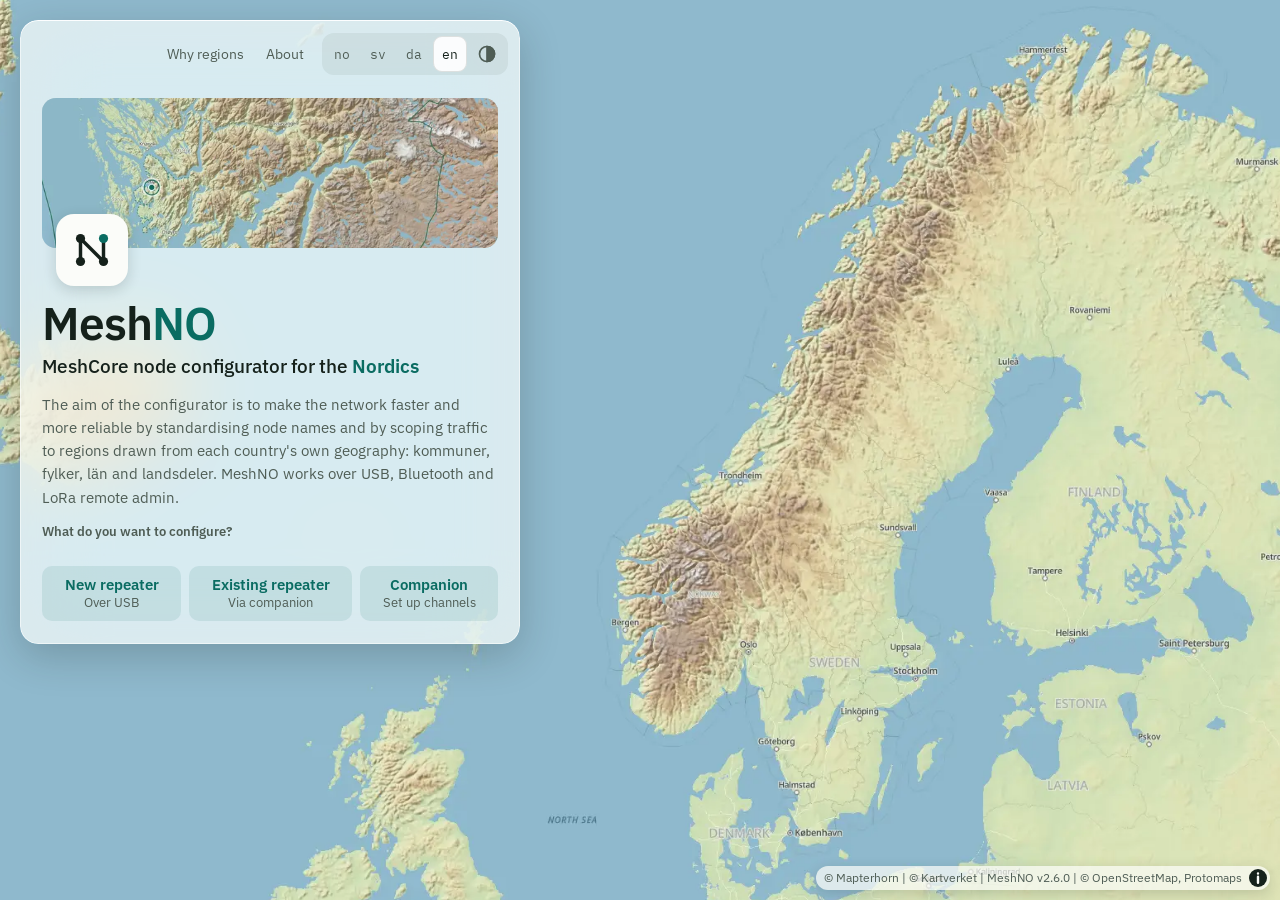
<file: index.html>
<!doctype html>
<html lang="en">
  <head>
    <meta charset="UTF-8" />
    <link rel="icon" type="image/svg+xml" href="/favicon.svg" />
    <link rel="icon" href="/favicon.ico" sizes="any" />
    <link rel="apple-touch-icon" href="/apple-touch-icon.png" />
    <meta name="viewport" content="width=device-width, initial-scale=1.0" />
    <!-- the terrain tiles (src/lib/map/style.ts) are fetched as soon as the map starts -->
    <link rel="preconnect" href="https://tiles.mapterhorn.com" crossorigin />
    <!-- the landing's picture of the map (src/lib/map/Poster.svelte), fetched
         alongside the script; the theme starts from the system's. After the
         viewport tag: before it a phone reads these media at 980 px wide -->
    <link rel="preload" as="image" href="/landing/poster-phone-light@2x.webp" media="(max-width: 720px) and (prefers-color-scheme: light)" />
    <link rel="preload" as="image" href="/landing/poster-phone-dark@2x.webp" media="(max-width: 720px) and (prefers-color-scheme: dark)" />
    <link rel="preload" as="image" imagesrcset="/landing/poster-desk-light@1x.webp 1x, /landing/poster-desk-light@2x.webp 2x" media="(min-width: 721px) and (prefers-color-scheme: light)" />
    <link rel="preload" as="image" imagesrcset="/landing/poster-desk-dark@1x.webp 1x, /landing/poster-desk-dark@2x.webp 2x" media="(min-width: 721px) and (prefers-color-scheme: dark)" />
    <title>MeshNO · MeshCore repeater setup for the Nordics</title>
    <meta name="description" content="Set up a MeshCore repeater in Norway, Sweden or Denmark: place it on the map, and send its name, regions and radio settings over USB, or update it over the mesh." />
    <!-- tools/publish.sh builds with VITE_ROBOTS=index,follow; v1 at /v1/ is noindex -->
    <meta name="robots" content="index,follow" />
    <script type="module" crossorigin src="/assets/index-BwTshAiU.js"></script>
    <link rel="stylesheet" crossorigin href="/assets/index-DBgG7y_D.css">
    <link rel="preload" as="font" type="font/woff2" href="/assets/ibm-plex-sans-latin-400-normal-CDDApCn2.woff2" crossorigin="">
    <link rel="preload" as="font" type="font/woff2" href="/assets/ibm-plex-sans-latin-600-normal-CuJfVYMP.woff2" crossorigin="">
  </head>
  <body>
    <div id="app"></div>
  </body>
</html>
</file>
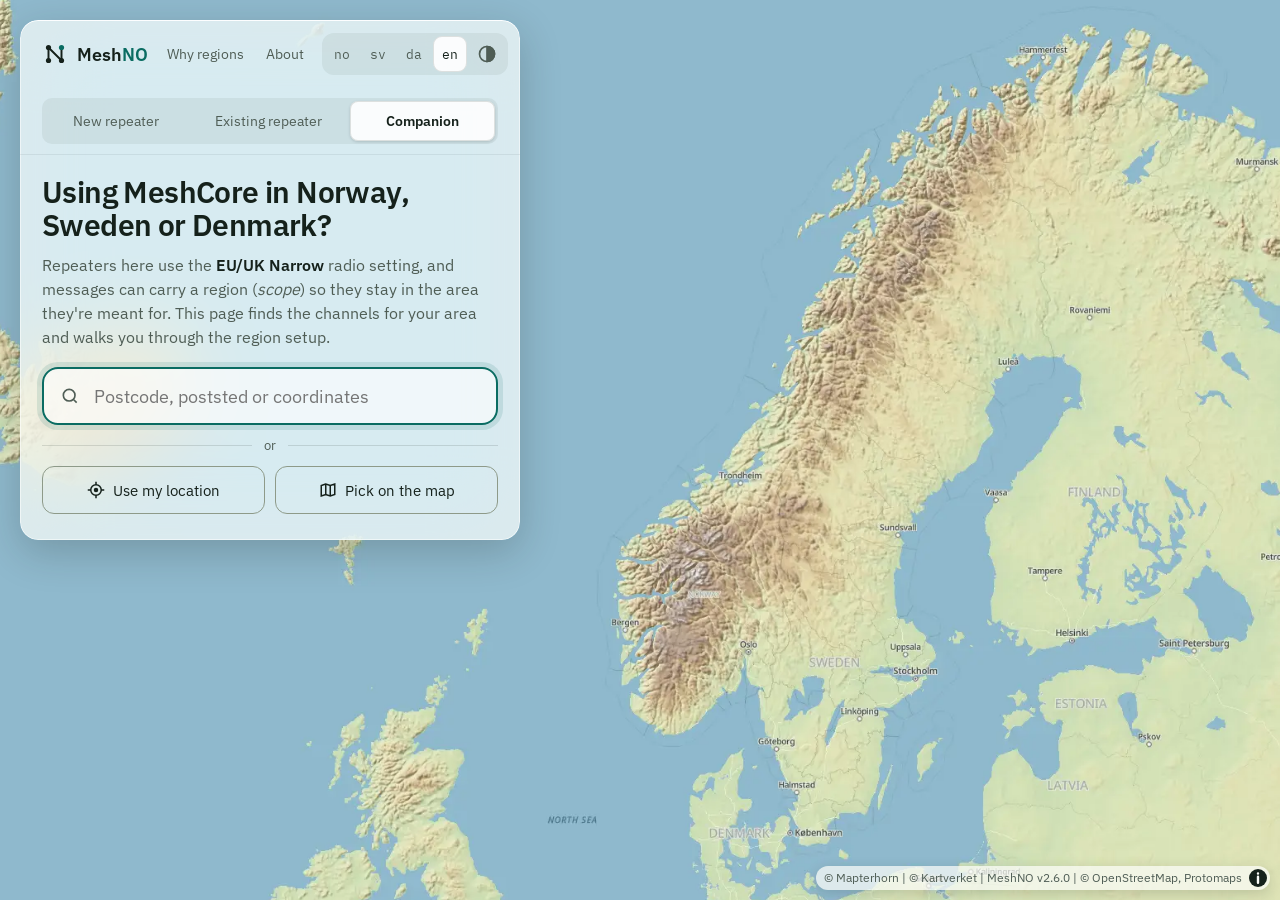
<file: join/index.html>
<!doctype html>
<!-- meshno.github.io/join (and /visit): a short address to give to visitors, for the
     Companion landing (/#v1: the channels for where you are, and how regions
     work here). It forwards at once, keeping ?lang=nb if given. 2026-10-21 -->
<html lang="en">
<head>
<meta charset="utf-8">
<meta name="viewport" content="width=device-width, initial-scale=1">
<meta name="robots" content="noindex">
<title>MeshNO · Join the mesh in the Nordics</title>
<link rel="canonical" href="https://meshno.github.io/">
<script>location.replace('../' + location.search + '#v1');</script>
<!-- without scripts: the same, a moment later -->
<noscript><meta http-equiv="refresh" content="0; url=../#v1"></noscript>
<style>body { margin: 0; padding: 32px 16px; font: 16px/1.5 system-ui, sans-serif; background: #f6f8f3; color: #15211b; } @media (prefers-color-scheme: dark) { body { background: #10151b; color: #e8edf2; } } a { color: inherit; }</style>
</head>
<body>
<p>Opening <a href="../#v1">MeshNO: MeshCore channels for where you are</a>…</p>
</body>
</html>
</file>
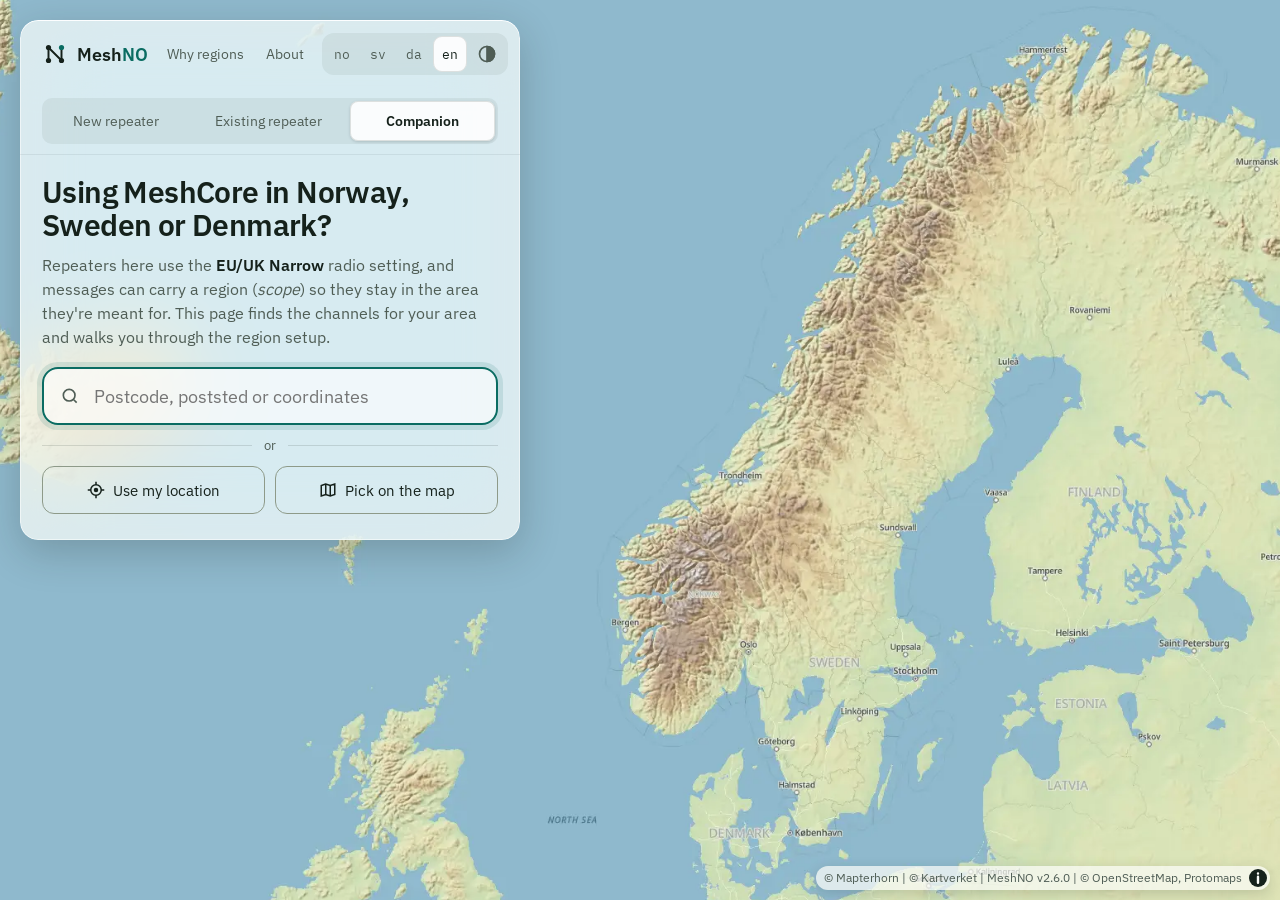
<file: visit/index.html>
<!doctype html>
<!-- meshno.github.io/visit (and /join): a short address to give to visitors, for the
     Companion landing (/#v1: the channels for where you are, and how regions
     work here). It forwards at once, keeping ?lang=nb if given. 2026-10-21 -->
<html lang="en">
<head>
<meta charset="utf-8">
<meta name="viewport" content="width=device-width, initial-scale=1">
<meta name="robots" content="noindex">
<title>MeshNO · Join the mesh in the Nordics</title>
<link rel="canonical" href="https://meshno.github.io/">
<script>location.replace('../' + location.search + '#v1');</script>
<!-- without scripts: the same, a moment later -->
<noscript><meta http-equiv="refresh" content="0; url=../#v1"></noscript>
<style>body { margin: 0; padding: 32px 16px; font: 16px/1.5 system-ui, sans-serif; background: #f6f8f3; color: #15211b; } @media (prefers-color-scheme: dark) { body { background: #10151b; color: #e8edf2; } } a { color: inherit; }</style>
</head>
<body>
<p>Opening <a href="../#v1">MeshNO: MeshCore channels for where you are</a>…</p>
</body>
</html>
</file>
<file: assets/index-DBgG7y_D.css>
@font-face{font-family:IBM Plex Sans;font-style:normal;font-display:swap;font-weight:400;src:url(/assets/ibm-plex-sans-cyrillic-ext-400-normal-g30qAdWV.woff2)format("woff2"),url(/assets/ibm-plex-sans-cyrillic-ext-400-normal-Dsrv2Tcn.woff)format("woff");unicode-range:U+460-52F,U+1C80-1C8A,U+20B4,U+2DE0-2DFF,U+A640-A69F,U+FE2E-FE2F}@font-face{font-family:IBM Plex Sans;font-style:normal;font-display:swap;font-weight:400;src:url(/assets/ibm-plex-sans-cyrillic-400-normal-DZqxrq2p.woff2)format("woff2"),url(/assets/ibm-plex-sans-cyrillic-400-normal-BTotfTJu.woff)format("woff");unicode-range:U+301,U+400-45F,U+490-491,U+4B0-4B1,U+2116}@font-face{font-family:IBM Plex Sans;font-style:normal;font-display:swap;font-weight:400;src:url(/assets/ibm-plex-sans-greek-400-normal-_efipK4i.woff2)format("woff2"),url(/assets/ibm-plex-sans-greek-400-normal-D9ESIMu3.woff)format("woff");unicode-range:U+370-377,U+37A-37F,U+384-38A,U+38C,U+38E-3A1,U+3A3-3FF}@font-face{font-family:IBM Plex Sans;font-style:normal;font-display:swap;font-weight:400;src:url(/assets/ibm-plex-sans-vietnamese-400-normal-DG4YqDda.woff2)format("woff2"),url(/assets/ibm-plex-sans-vietnamese-400-normal-fK1oJ5dG.woff)format("woff");unicode-range:U+102-103,U+110-111,U+128-129,U+168-169,U+1A0-1A1,U+1AF-1B0,U+300-301,U+303-304,U+308-309,U+323,U+329,U+1EA0-1EF9,U+20AB}@font-face{font-family:IBM Plex Sans;font-style:normal;font-display:swap;font-weight:400;src:url(/assets/ibm-plex-sans-latin-ext-400-normal-C5H60-Va.woff2)format("woff2"),url(/assets/ibm-plex-sans-latin-ext-400-normal-RBey6euL.woff)format("woff");unicode-range:U+100-2BA,U+2BD-2C5,U+2C7-2CC,U+2CE-2D7,U+2DD-2FF,U+304,U+308,U+329,U+1D00-1DBF,U+1E00-1E9F,U+1EF2-1EFF,U+2020,U+20A0-20AB,U+20AD-20C0,U+2113,U+2C60-2C7F,U+A720-A7FF}@font-face{font-family:IBM Plex Sans;font-style:normal;font-display:swap;font-weight:400;src:url(/assets/ibm-plex-sans-latin-400-normal-CDDApCn2.woff2)format("woff2"),url(/assets/ibm-plex-sans-latin-400-normal-CYLoc0-x.woff)format("woff");unicode-range:U+??,U+131,U+152-153,U+2BB-2BC,U+2C6,U+2DA,U+2DC,U+304,U+308,U+329,U+2000-206F,U+20AC,U+2122,U+2191,U+2193,U+2212,U+2215,U+FEFF,U+FFFD}@font-face{font-family:IBM Plex Sans;font-style:normal;font-display:swap;font-weight:500;src:url(/assets/ibm-plex-sans-cyrillic-ext-500-normal-Cs5J6C77.woff2)format("woff2"),url(/assets/ibm-plex-sans-cyrillic-ext-500-normal-DB5PtV2g.woff)format("woff");unicode-range:U+460-52F,U+1C80-1C8A,U+20B4,U+2DE0-2DFF,U+A640-A69F,U+FE2E-FE2F}@font-face{font-family:IBM Plex Sans;font-style:normal;font-display:swap;font-weight:500;src:url(/assets/ibm-plex-sans-cyrillic-500-normal-CocWQlwt.woff2)format("woff2"),url(/assets/ibm-plex-sans-cyrillic-500-normal-ByOcLdNv.woff)format("woff");unicode-range:U+301,U+400-45F,U+490-491,U+4B0-4B1,U+2116}@font-face{font-family:IBM Plex Sans;font-style:normal;font-display:swap;font-weight:500;src:url(/assets/ibm-plex-sans-greek-500-normal-JMMifIXV.woff2)format("woff2"),url(/assets/ibm-plex-sans-greek-500-normal-CuWXN6rf.woff)format("woff");unicode-range:U+370-377,U+37A-37F,U+384-38A,U+38C,U+38E-3A1,U+3A3-3FF}@font-face{font-family:IBM Plex Sans;font-style:normal;font-display:swap;font-weight:500;src:url(/assets/ibm-plex-sans-vietnamese-500-normal-e4dixQRQ.woff2)format("woff2"),url(/assets/ibm-plex-sans-vietnamese-500-normal-BEb3_waV.woff)format("woff");unicode-range:U+102-103,U+110-111,U+128-129,U+168-169,U+1A0-1A1,U+1AF-1B0,U+300-301,U+303-304,U+308-309,U+323,U+329,U+1EA0-1EF9,U+20AB}@font-face{font-family:IBM Plex Sans;font-style:normal;font-display:swap;font-weight:500;src:url(/assets/ibm-plex-sans-latin-ext-500-normal-DakdToA3.woff2)format("woff2"),url(/assets/ibm-plex-sans-latin-ext-500-normal-D0aIdm-b.woff)format("woff");unicode-range:U+100-2BA,U+2BD-2C5,U+2C7-2CC,U+2CE-2D7,U+2DD-2FF,U+304,U+308,U+329,U+1D00-1DBF,U+1E00-1E9F,U+1EF2-1EFF,U+2020,U+20A0-20AB,U+20AD-20C0,U+2113,U+2C60-2C7F,U+A720-A7FF}@font-face{font-family:IBM Plex Sans;font-style:normal;font-display:swap;font-weight:500;src:url(/assets/ibm-plex-sans-latin-500-normal-6ng42L7E.woff2)format("woff2"),url(/assets/ibm-plex-sans-latin-500-normal-BgVn5rGT.woff)format("woff");unicode-range:U+??,U+131,U+152-153,U+2BB-2BC,U+2C6,U+2DA,U+2DC,U+304,U+308,U+329,U+2000-206F,U+20AC,U+2122,U+2191,U+2193,U+2212,U+2215,U+FEFF,U+FFFD}@font-face{font-family:IBM Plex Sans;font-style:normal;font-display:swap;font-weight:600;src:url(/assets/ibm-plex-sans-cyrillic-ext-600-normal-DUMzJB7m.woff2)format("woff2"),url(/assets/ibm-plex-sans-cyrillic-ext-600-normal-Bz0x94Yp.woff)format("woff");unicode-range:U+460-52F,U+1C80-1C8A,U+20B4,U+2DE0-2DFF,U+A640-A69F,U+FE2E-FE2F}@font-face{font-family:IBM Plex Sans;font-style:normal;font-display:swap;font-weight:600;src:url(/assets/ibm-plex-sans-cyrillic-600-normal-71GNu3SW.woff2)format("woff2"),url(/assets/ibm-plex-sans-cyrillic-600-normal-BGq0mW3O.woff)format("woff");unicode-range:U+301,U+400-45F,U+490-491,U+4B0-4B1,U+2116}@font-face{font-family:IBM Plex Sans;font-style:normal;font-display:swap;font-weight:600;src:url(/assets/ibm-plex-sans-greek-600-normal-DzTrcv_p.woff2)format("woff2"),url(/assets/ibm-plex-sans-greek-600-normal-D-CqTdkO.woff)format("woff");unicode-range:U+370-377,U+37A-37F,U+384-38A,U+38C,U+38E-3A1,U+3A3-3FF}@font-face{font-family:IBM Plex Sans;font-style:normal;font-display:swap;font-weight:600;src:url(/assets/ibm-plex-sans-vietnamese-600-normal-DpPYBSTl.woff2)format("woff2"),url(/assets/ibm-plex-sans-vietnamese-600-normal-DgdngZtN.woff)format("woff");unicode-range:U+102-103,U+110-111,U+128-129,U+168-169,U+1A0-1A1,U+1AF-1B0,U+300-301,U+303-304,U+308-309,U+323,U+329,U+1EA0-1EF9,U+20AB}@font-face{font-family:IBM Plex Sans;font-style:normal;font-display:swap;font-weight:600;src:url(/assets/ibm-plex-sans-latin-ext-600-normal-DOrvGEcy.woff2)format("woff2"),url(/assets/ibm-plex-sans-latin-ext-600-normal-DIrixKbi.woff)format("woff");unicode-range:U+100-2BA,U+2BD-2C5,U+2C7-2CC,U+2CE-2D7,U+2DD-2FF,U+304,U+308,U+329,U+1D00-1DBF,U+1E00-1E9F,U+1EF2-1EFF,U+2020,U+20A0-20AB,U+20AD-20C0,U+2113,U+2C60-2C7F,U+A720-A7FF}@font-face{font-family:IBM Plex Sans;font-style:normal;font-display:swap;font-weight:600;src:url(/assets/ibm-plex-sans-latin-600-normal-CuJfVYMP.woff2)format("woff2"),url(/assets/ibm-plex-sans-latin-600-normal-Cu4Hd6ag.woff)format("woff");unicode-range:U+??,U+131,U+152-153,U+2BB-2BC,U+2C6,U+2DA,U+2DC,U+304,U+308,U+329,U+2000-206F,U+20AC,U+2122,U+2191,U+2193,U+2212,U+2215,U+FEFF,U+FFFD}@font-face{font-family:IBM Plex Mono;font-style:normal;font-display:swap;font-weight:400;src:url(/assets/ibm-plex-mono-cyrillic-ext-400-normal-xuaO2J-f.woff2)format("woff2"),url(/assets/ibm-plex-mono-cyrillic-ext-400-normal-DMdlQ8Kv.woff)format("woff");unicode-range:U+460-52F,U+1C80-1C8A,U+20B4,U+2DE0-2DFF,U+A640-A69F,U+FE2E-FE2F}@font-face{font-family:IBM Plex Mono;font-style:normal;font-display:swap;font-weight:400;src:url(/assets/ibm-plex-mono-cyrillic-400-normal-BSMlKf0J.woff2)format("woff2"),url(/assets/ibm-plex-mono-cyrillic-400-normal-CEL4l2ZJ.woff)format("woff");unicode-range:U+301,U+400-45F,U+490-491,U+4B0-4B1,U+2116}@font-face{font-family:IBM Plex Mono;font-style:normal;font-display:swap;font-weight:400;src:url(/assets/ibm-plex-mono-vietnamese-400-normal-BulugwFq.woff2)format("woff2"),url(/assets/ibm-plex-mono-vietnamese-400-normal-DDuiU_S-.woff)format("woff");unicode-range:U+102-103,U+110-111,U+128-129,U+168-169,U+1A0-1A1,U+1AF-1B0,U+300-301,U+303-304,U+308-309,U+323,U+329,U+1EA0-1EF9,U+20AB}@font-face{font-family:IBM Plex Mono;font-style:normal;font-display:swap;font-weight:400;src:url(/assets/ibm-plex-mono-latin-ext-400-normal-BmRBH3aV.woff2)format("woff2"),url(/assets/ibm-plex-mono-latin-ext-400-normal-D3D2R8hC.woff)format("woff");unicode-range:U+100-2BA,U+2BD-2C5,U+2C7-2CC,U+2CE-2D7,U+2DD-2FF,U+304,U+308,U+329,U+1D00-1DBF,U+1E00-1E9F,U+1EF2-1EFF,U+2020,U+20A0-20AB,U+20AD-20C0,U+2113,U+2C60-2C7F,U+A720-A7FF}@font-face{font-family:IBM Plex Mono;font-style:normal;font-display:swap;font-weight:400;src:url(/assets/ibm-plex-mono-latin-400-normal-DMJ8VG8y.woff2)format("woff2"),url(/assets/ibm-plex-mono-latin-400-normal-CvHOgSBP.woff)format("woff");unicode-range:U+??,U+131,U+152-153,U+2BB-2BC,U+2C6,U+2DA,U+2DC,U+304,U+308,U+329,U+2000-206F,U+20AC,U+2122,U+2191,U+2193,U+2212,U+2215,U+FEFF,U+FFFD}@font-face{font-family:IBM Plex Mono;font-style:normal;font-display:swap;font-weight:500;src:url(/assets/ibm-plex-mono-cyrillic-ext-500-normal-BqneJy0T.woff2)format("woff2"),url(/assets/ibm-plex-mono-cyrillic-ext-500-normal-BIfNGwUT.woff)format("woff");unicode-range:U+460-52F,U+1C80-1C8A,U+20B4,U+2DE0-2DFF,U+A640-A69F,U+FE2E-FE2F}@font-face{font-family:IBM Plex Mono;font-style:normal;font-display:swap;font-weight:500;src:url(/assets/ibm-plex-mono-cyrillic-500-normal-Bq9vWWag.woff2)format("woff2"),url(/assets/ibm-plex-mono-cyrillic-500-normal-Ael50iVv.woff)format("woff");unicode-range:U+301,U+400-45F,U+490-491,U+4B0-4B1,U+2116}@font-face{font-family:IBM Plex Mono;font-style:normal;font-display:swap;font-weight:500;src:url(/assets/ibm-plex-mono-vietnamese-500-normal-DZ4AoWbu.woff2)format("woff2"),url(/assets/ibm-plex-mono-vietnamese-500-normal-C8zxqsMH.woff)format("woff");unicode-range:U+102-103,U+110-111,U+128-129,U+168-169,U+1A0-1A1,U+1AF-1B0,U+300-301,U+303-304,U+308-309,U+323,U+329,U+1EA0-1EF9,U+20AB}@font-face{font-family:IBM Plex Mono;font-style:normal;font-display:swap;font-weight:500;src:url(/assets/ibm-plex-mono-latin-ext-500-normal-CAhNIIs5.woff2)format("woff2"),url(/assets/ibm-plex-mono-latin-ext-500-normal-CZ70TYgx.woff)format("woff");unicode-range:U+100-2BA,U+2BD-2C5,U+2C7-2CC,U+2CE-2D7,U+2DD-2FF,U+304,U+308,U+329,U+1D00-1DBF,U+1E00-1E9F,U+1EF2-1EFF,U+2020,U+20A0-20AB,U+20AD-20C0,U+2113,U+2C60-2C7F,U+A720-A7FF}@font-face{font-family:IBM Plex Mono;font-style:normal;font-display:swap;font-weight:500;src:url(/assets/ibm-plex-mono-latin-500-normal-DSY6xOcd.woff2)format("woff2"),url(/assets/ibm-plex-mono-latin-500-normal-CB9ihrfo.woff)format("woff");unicode-range:U+??,U+131,U+152-153,U+2BB-2BC,U+2C6,U+2DA,U+2DC,U+304,U+308,U+329,U+2000-206F,U+20AC,U+2122,U+2191,U+2193,U+2212,U+2215,U+FEFF,U+FFFD}:root{--ink:#15211b;--muted:#4f5d55;--paper:#fbfcf9;--panel:#fbfcf9b8;--glass-blur:blur(40px) saturate(160%);--glass-rim:inset 0 0 0 1px #ffffff8c, inset 0 1px 0 #ffffffe6;--hero:#f6f8f3f7;--line:#15211b21;--line-soft:#15211b12;--well:#15211b0f;--field:#ffffff9e;--field-line:#8e9a89;--seg-on:#ffffffe6;--accent:#0a6c62;--accent-hover:#085a52;--on-accent:#fff;--accent-soft:#0a6c621a;--nb:#4a5cb0;--warn:#9a3412;--warn-ink:#7a3b10;--code-bg:#0f1a15db;--code-ink:#dfe7df;--code-muted:#8fa295;--code-bad:#ffb4a8;--code-bad-bg:#ff78641f;--code-warn:#fdba74;--shadow:0 12px 40px #15211b38;--shadow-sm:0 4px 14px #15211b29;--sans:"IBM Plex Sans", system-ui, sans-serif;--mono:"IBM Plex Mono", ui-monospace, monospace;--ease:cubic-bezier(.2, .8, .2, 1);--qr-ink:#0d1b26;--qr-bg:#fff;--scrim:#040a12b8;--lightningcss-light:initial;--lightningcss-dark: ;color-scheme:light}:root[data-theme=dark]{--ink:#e8edf2;--muted:#a3afbd;--paper:#10151b;--panel:#10151bbd;--glass-rim:inset 0 0 0 1px #ffffff14, inset 0 1px 0 #ffffff24;--hero:#0e1319f5;--line:#ffffff1a;--line-soft:#ffffff0f;--well:#0000004d;--field:#0000004d;--field-line:#5a6675;--seg-on:#ffffff2b;--accent:#5eead4;--accent-hover:#99f6e4;--on-accent:#062a26;--accent-soft:#5eead41a;--nb:#a9b6ff;--warn:#f97316;--warn-ink:#fdba74;--code-bg:#0000005c;--code-ink:#c9d2dc;--code-muted:#7d8a99;--code-bad:#ffb4a8;--code-bad-bg:#ff78641f;--code-warn:#fdba74;--shadow:0 12px 40px #00000080;--shadow-sm:0 4px 14px #0006;--qr-ink:#0d1b26;--qr-bg:#fff;--scrim:#040a12b8;--lightningcss-light: ;--lightningcss-dark:initial;color-scheme:dark}*{box-sizing:border-box}html,body{height:100%;margin:0}body{font-family:var(--sans);color:var(--ink);background:var(--paper);-webkit-font-smoothing:antialiased;overflow:hidden}#app{position:fixed;inset:0}a{color:var(--accent)}a:hover{color:var(--accent-hover)}button,input,select{font:inherit;color:inherit}button{cursor:pointer}:focus-visible{outline:3px solid var(--accent);outline-offset:2px}.mono{font-family:var(--mono)}.muted{color:var(--muted)}[hidden]{display:none!important}.btn{border:1.5px solid var(--field-line);min-height:48px;color:var(--ink);background:0 0;border-radius:12px;justify-content:center;align-items:center;gap:8px;padding:0 18px;font-size:15px;text-decoration:none;display:inline-flex}@media (hover:hover){.btn:hover{background:var(--well);color:var(--ink)}}.btn.primary{background:var(--accent);border-color:var(--accent);color:var(--on-accent);font-size:16px;font-weight:600}@media (hover:hover){.btn.primary:hover{background:var(--accent-hover);border-color:var(--accent-hover)}}.btn:disabled{opacity:.5;cursor:not-allowed}.seg{background:var(--well);border-radius:10px;grid-auto-columns:minmax(0,1fr);grid-auto-flow:column;padding:3px;display:grid}.seg button{min-height:40px;color:var(--muted);background:0 0;border:0;border-radius:8px;font-size:14px}.seg button[aria-pressed=true],.seg button[aria-selected=true]{background:var(--seg-on);box-shadow:0 1px 3px #00000026, inset 0 0 0 1px var(--line);color:var(--ink);font-weight:600}.setting{flex-direction:column;gap:6px;display:flex}.setting .k{color:var(--ink);font-size:13px}.setting .k.mono{font-size:12.5px}.setting .help{color:var(--muted);margin:0;font-size:13px;line-height:1.45}.setting .help.warn{color:var(--warn-ink)}.setting .range{color:var(--muted);flex-direction:column;gap:4px;font-size:13px;display:flex}.setting .range b{color:var(--ink)}.setting .range input[type=range]{width:100%;accent-color:var(--accent);min-height:44px}.setting .seg button{font-size:13px}.seg button:disabled{opacity:.45;cursor:not-allowed}select.field{appearance:none;color:var(--ink);cursor:pointer;padding-right:36px}select.field option{background:var(--paper);color:var(--ink)}.select{display:inline-flex;position:relative}.select:after{content:"";border:solid var(--muted);pointer-events:none;border-width:0 1.6px 1.6px 0;width:7px;height:7px;position:absolute;top:50%;right:14px;transform:translateY(-70%)rotate(45deg)}.seg.wrap{grid-template-columns:repeat(auto-fit,minmax(84px,1fr));grid-auto-flow:row}.field{border:1.5px solid var(--field-line);background:var(--field);border-radius:10px;width:100%;min-height:44px;padding:0 12px;font-size:16px}.field:focus{border-color:var(--accent);outline:3px solid color-mix(in srgb, var(--accent) 20%, transparent)}.glass{isolation:isolate;box-shadow:var(--shadow);flex-direction:column;display:flex;overflow:hidden}.glass:before{content:"";z-index:-1;border-radius:inherit;pointer-events:none;background:var(--panel);-webkit-backdrop-filter:var(--glass-blur);backdrop-filter:var(--glass-blur);box-shadow:var(--glass-rim);position:absolute;inset:0}.glass>.scroll{overscroll-behavior:contain;min-height:0;overflow-y:auto}.glass-row{transition:background-color .15s,box-shadow .15s}.glass-row.stuck{background:linear-gradient(var(--panel), var(--panel)), linear-gradient(var(--panel), var(--panel)), var(--panel);-webkit-backdrop-filter:var(--glass-blur);backdrop-filter:var(--glass-blur);box-shadow:0 -1px 0 var(--line)}@media (prefers-reduced-transparency:reduce){:root,:root[data-theme=dark]{--panel:var(--paper)}}@supports not ((-webkit-backdrop-filter:blur(1px)) or (backdrop-filter:blur(1px))){:root,:root[data-theme=dark]{--panel:var(--paper)}}@media (prefers-reduced-motion:reduce){*,:before,:after{transition:none!important;animation:none!important}}.poster.svelte-1ukl6s5{z-index:0;background:var(--paper);position:absolute;inset:0;overflow:hidden}img.svelte-1ukl6s5{-webkit-user-select:none;user-select:none;-webkit-user-drag:none;max-width:none;position:absolute}.attrib.svelte-1ukl6s5{background:var(--panel);min-height:24px;color:var(--muted);box-shadow:var(--shadow-sm);border-radius:12px;margin:0;padding:2px 28px 2px 8px;font-size:12px;line-height:20px;position:absolute;bottom:10px;right:10px}svg.svelte-1ukl6s5{position:absolute;top:0;right:0}circle.svelte-1ukl6s5{fill:var(--ink)}path.svelte-1ukl6s5{stroke:var(--paper);stroke-width:2px;stroke-linecap:round}@media (width<=720px){.attrib.svelte-1ukl6s5{width:24px;padding:0;top:74px;bottom:auto}.attrib.svelte-1ukl6s5 span:where(.svelte-1ukl6s5){display:none}}svg.svelte-3bcpqf{flex:none}path.svelte-3bcpqf{fill:none;stroke:currentColor;stroke-width:3px;stroke-linecap:round;stroke-linejoin:round}circle.svelte-3bcpqf{fill:currentColor}.a.svelte-3bcpqf{fill:var(--accent)}.card.svelte-14efj7c{width:var(--card-w);z-index:2;max-height:calc(100% - 40px);transition:width .3s var(--ease);border-radius:18px;position:absolute;top:20px;left:20px}.head.svelte-14efj7c{flex-shrink:0;align-items:center;gap:4px;padding:12px 14px 8px 16px;display:flex}.brand.svelte-14efj7c{min-height:44px;color:var(--ink);background:0 0;border:0;border-radius:10px;align-items:center;gap:9px;padding:0 6px;display:flex}.brand.svelte-14efj7c span:where(.svelte-14efj7c){letter-spacing:-.005em;font-size:18px;font-weight:600}.brand.svelte-14efj7c b:where(.svelte-14efj7c){color:var(--accent);font-weight:600}.links.svelte-14efj7c{gap:2px;margin-left:auto;display:flex}.brand.svelte-14efj7c{transition:opacity .35s ease .2s, transform .45s var(--ease) .2s}.intro.svelte-14efj7c .brand:where(.svelte-14efj7c){opacity:0;transition-delay:0s;transform:translateY(6px)}.links.svelte-14efj7c a:where(.svelte-14efj7c){min-height:44px;color:var(--muted);border-radius:10px;align-items:center;padding:0 10px;font-size:14px;text-decoration:none;display:flex}.links.svelte-14efj7c a[aria-current=page]:where(.svelte-14efj7c){color:var(--ink);background:var(--well)}.links.svelte-14efj7c a:where(.svelte-14efj7c){white-space:nowrap}.narrow.svelte-14efj7c .brand:where(.svelte-14efj7c) span:where(.svelte-14efj7c){display:none}.prefs.svelte-14efj7c{background:var(--well);border-radius:12px;flex-shrink:0;align-items:center;gap:2px;margin-left:4px;padding:3px;display:flex}.lang.svelte-14efj7c{gap:2px;display:flex}.lang.svelte-14efj7c button:where(.svelte-14efj7c){min-width:34px;height:36px;color:var(--muted);font-family:var(--mono);background:0 0;border:0;border-radius:9px;font-size:13px}.lang.svelte-14efj7c button[aria-pressed=true]:where(.svelte-14efj7c){background:var(--seg-on);color:var(--ink);box-shadow:inset 0 0 0 1px var(--line)}.theme.svelte-14efj7c{width:36px;height:36px;color:var(--muted);background:0 0;border:0;border-radius:9px;justify-content:center;align-items:center;display:flex}@media (hover:hover){.links.svelte-14efj7c a:where(.svelte-14efj7c):hover,.theme.svelte-14efj7c:hover,.brand.svelte-14efj7c:not(:disabled):hover{background:var(--well);color:var(--ink)}}.brand.svelte-14efj7c:disabled{opacity:.45;cursor:default}.top.svelte-14efj7c{border-bottom:1px solid var(--line-soft);flex-shrink:0;padding:0 22px 10px}.scroll.svelte-14efj7c{padding:14px 22px 22px}@media (width<=720px){.card.svelte-14efj7c{width:auto;max-height:min(calc(var(--sheet-h) + var(--extra,0px)), 95dvh);border-radius:22px 22px 0 0;transition:max-height .3s cubic-bezier(.2,.8,.2,1);inset:auto 0 0}.card.svelte-14efj7c.dragging{transition:none}.card.picking.svelte-14efj7c .nav{visibility:hidden}.head.svelte-14efj7c{padding:8px 10px 4px 12px}.links.svelte-14efj7c a:where(.svelte-14efj7c){padding:0 8px;font-size:13px}.top.svelte-14efj7c{padding:0 16px 8px}.scroll.svelte-14efj7c{padding:12px 16px 18px}}@media (width<=440px){.brand.svelte-14efj7c span:where(.svelte-14efj7c){display:none}.links.svelte-14efj7c a:where(.svelte-14efj7c){padding:0 6px}}@media (prefers-reduced-motion:reduce){.card.svelte-14efj7c{transition:none}}.load.svelte-7b30fm{color:var(--muted);flex-wrap:wrap;align-items:center;gap:10px;margin:14px 0;font-size:14px;display:flex}.wait.svelte-7b30fm{animation:.2s .4s both svelte-7b30fm-show}@keyframes svelte-7b30fm-show{0%{opacity:0}to{opacity:1}}.intro.svelte-4de505{transition:grid-template-rows .45s var(--ease), opacity .35s ease .2s, transform .45s var(--ease) .15s, margin .45s var(--ease);grid-template-rows:1fr;margin-bottom:26px;display:grid}.intro.shut.svelte-4de505{opacity:0;transition:opacity .2s ease, transform .3s ease, grid-template-rows .55s var(--ease) .1s, margin .55s var(--ease) .1s;grid-template-rows:0fr;margin-bottom:0;transform:translateY(-12px)}.intro.svelte-4de505>.body:where(.svelte-4de505){flex-direction:column;min-height:0;display:flex;overflow:hidden}.banner.svelte-4de505{height:150px;box-shadow:inset 0 0 0 1px var(--line);border-radius:14px;flex-shrink:0;overflow:hidden}.banner.svelte-4de505 img:where(.svelte-4de505){object-fit:cover;object-position:20% 50%;width:100%;height:100%;display:block}.mark.svelte-4de505{background:var(--paper);width:72px;height:72px;box-shadow:var(--shadow-sm);color:var(--ink);border-radius:18px;flex-shrink:0;justify-content:center;align-items:center;margin:-34px 0 0 14px;display:flex;position:relative}.word.svelte-4de505{letter-spacing:-.02em;margin:14px 0 0;font-size:46px;font-weight:600;line-height:1}.word.svelte-4de505 b:where(.svelte-4de505),.tag.svelte-4de505 span:where(.svelte-4de505){color:var(--accent);font-weight:600}.tag.svelte-4de505{margin:8px 0 0;font-size:19px;font-weight:500;line-height:1.3}.about.svelte-4de505{color:var(--muted);margin:14px 0 0;font-size:15px;line-height:1.55}.ask.svelte-4de505{color:var(--muted);margin:14px 0 0;font-size:13px;font-weight:600}.switch.svelte-4de505{z-index:1;border-bottom:1px solid var(--line-soft);transition:padding .55s var(--ease), border-color .4s ease, background-color .15s, box-shadow .15s;margin:-14px -22px 0;padding:14px 22px 10px;position:sticky;top:-14px}.switch.svelte-4de505.stuck{box-shadow:0 1px 0 var(--line)}.switch.big.svelte-4de505{border-bottom-color:#0000;padding-bottom:0;position:static}.tasks.svelte-4de505{transition:gap .55s var(--ease), padding .55s var(--ease), border-radius .55s var(--ease), background-color .45s ease;grid-auto-columns:auto}.tasks.svelte-4de505 button:where(.svelte-4de505){min-width:0;transition:all .55s var(--ease);grid-template-rows:1fr auto;justify-items:center;row-gap:0;padding:0 6px;font-size:14px;line-height:1.2;display:grid}.tasks.svelte-4de505 .l:where(.svelte-4de505),.tasks.svelte-4de505 .s:where(.svelte-4de505){text-wrap:balance;overflow-wrap:break-word;max-width:100%;display:block}.tasks.svelte-4de505 .l:where(.svelte-4de505){align-self:center}.big.svelte-4de505 .tasks:where(.svelte-4de505) .l:where(.svelte-4de505){align-self:end}.tasks.svelte-4de505 .l:where(.svelte-4de505):after{content:attr(data-l);visibility:hidden;height:0;font-weight:600;display:block;overflow:hidden}.tasks.svelte-4de505 .s:where(.svelte-4de505){opacity:0;max-height:0;color:var(--muted);transition:all .45s var(--ease);font-size:12.5px;font-weight:400;line-height:1.25}.big.svelte-4de505 .tasks:where(.svelte-4de505){background:0 0;border-radius:14px;grid-auto-columns:auto;gap:8px;padding:0}.big.svelte-4de505 .tasks:where(.svelte-4de505) button:where(.svelte-4de505){background:var(--accent-soft);min-height:0;color:var(--accent);border-radius:10px;row-gap:1px;padding:10px 8px;font-size:15px;font-weight:600}.big.svelte-4de505 .tasks:where(.svelte-4de505) .s:where(.svelte-4de505){opacity:1;max-height:32px}@media (width<=400px){.tasks.svelte-4de505 button:where(.svelte-4de505),.big.svelte-4de505 .tasks:where(.svelte-4de505) button:where(.svelte-4de505){padding-inline:5px;font-size:13.5px}.tasks.svelte-4de505 .s:where(.svelte-4de505){font-size:12px}}@media (width<=720px){.big.svelte-4de505 .tasks:where(.svelte-4de505){grid-auto-columns:minmax(0,1fr)}.big.svelte-4de505 .tasks:where(.svelte-4de505) button:where(.svelte-4de505){grid-template-rows:auto auto;align-content:center}.big.svelte-4de505 .tasks:where(.svelte-4de505) .l:where(.svelte-4de505){align-self:auto}}@media (hover:hover){.big.svelte-4de505 .tasks:where(.svelte-4de505) button:where(.svelte-4de505):hover{background:color-mix(in srgb, var(--accent) 18%, transparent)}}.hero.svelte-4de505{transition:grid-template-rows .55s var(--ease) .1s, padding .55s var(--ease) .1s, opacity .4s ease .35s, transform .5s var(--ease) .35s;grid-template-rows:1fr;padding:20px 0 4px;display:grid}.hero.shut.svelte-4de505{opacity:0;transition:opacity .15s ease, grid-template-rows .45s var(--ease), padding .45s var(--ease);grid-template-rows:0fr;padding:0;transform:translateY(10px)}.hero.svelte-4de505>.body:where(.svelte-4de505){flex-direction:column;gap:18px;min-height:0;display:flex}.hero.clip.svelte-4de505>.body:where(.svelte-4de505){overflow:hidden}@media (width<=720px){.banner.svelte-4de505{height:104px}.mark.svelte-4de505{border-radius:15px;width:60px;height:60px;margin-top:-28px}.word.svelte-4de505{margin-top:12px;font-size:38px}.tag.svelte-4de505{font-size:17px}.about.svelte-4de505{margin-top:10px;font-size:14.5px}.switch.svelte-4de505{margin:-12px -16px 0;padding:12px 16px 8px;top:-12px}}
</file>
